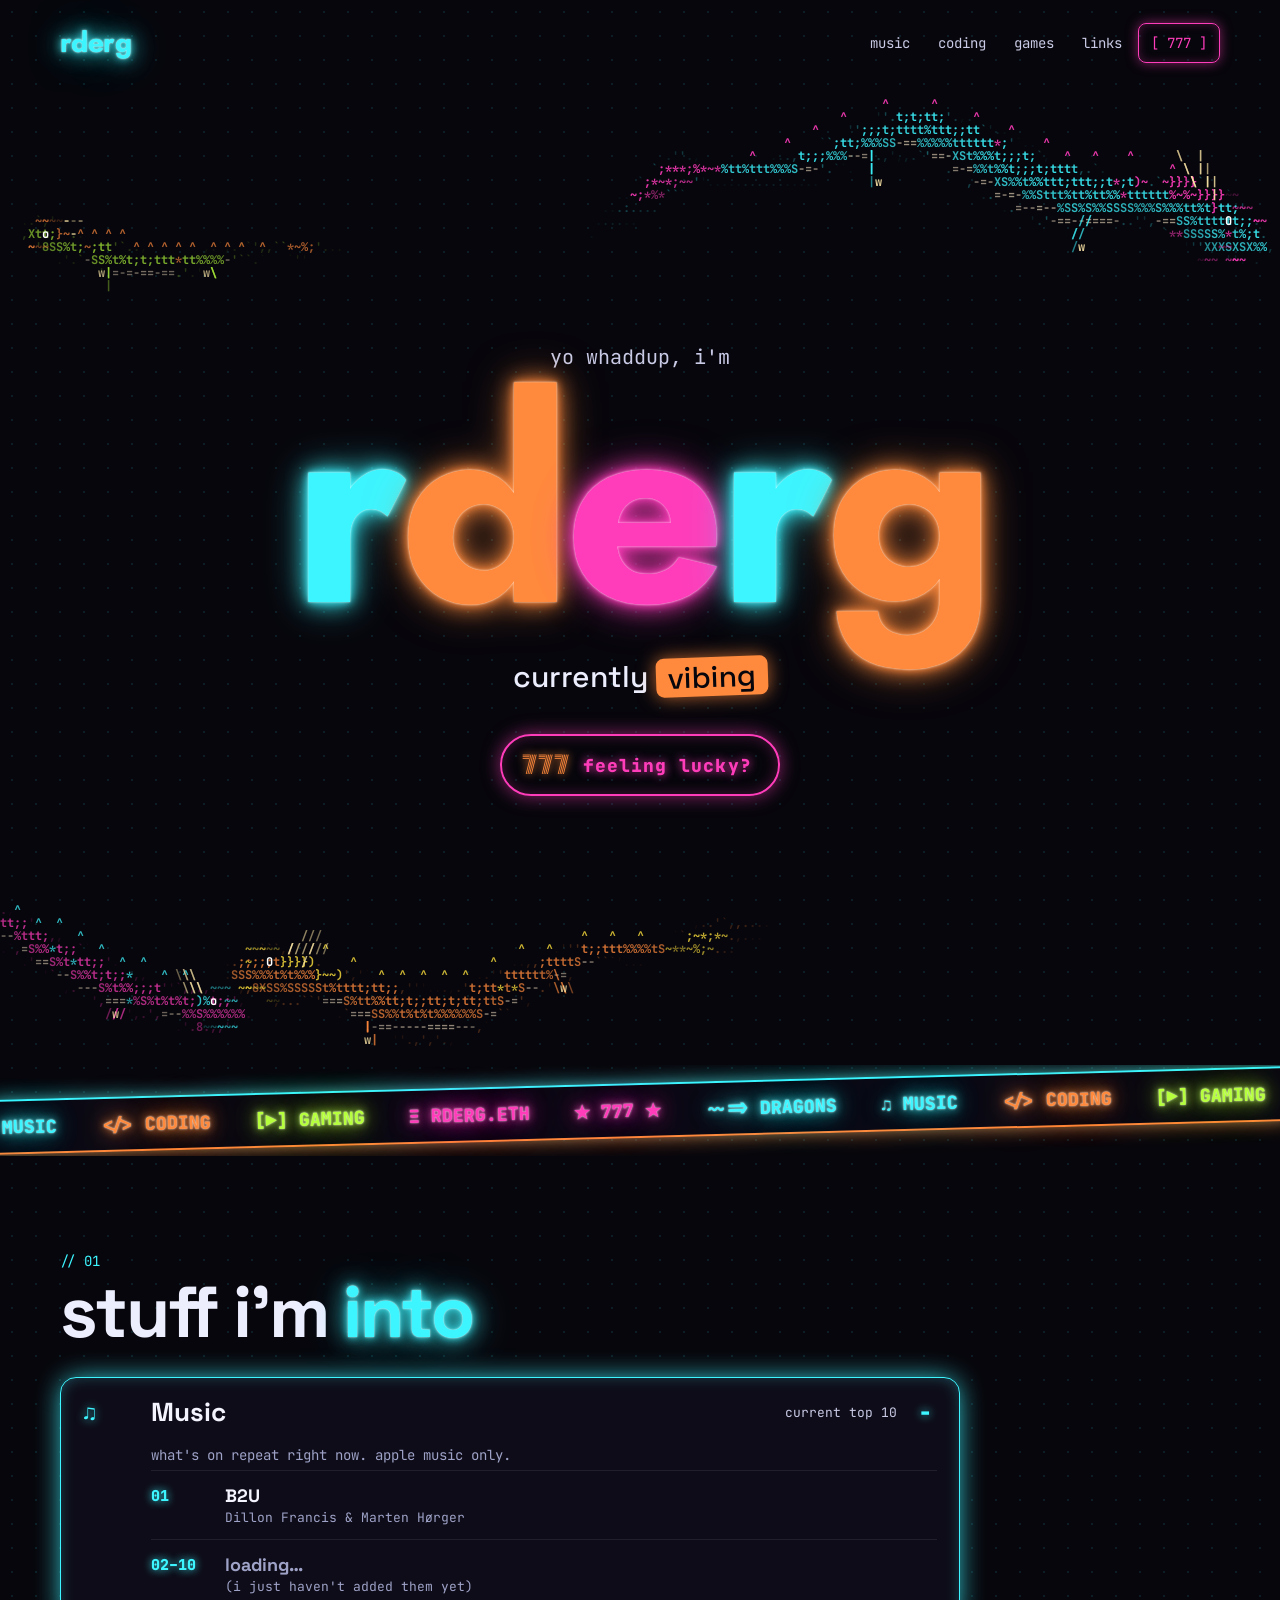
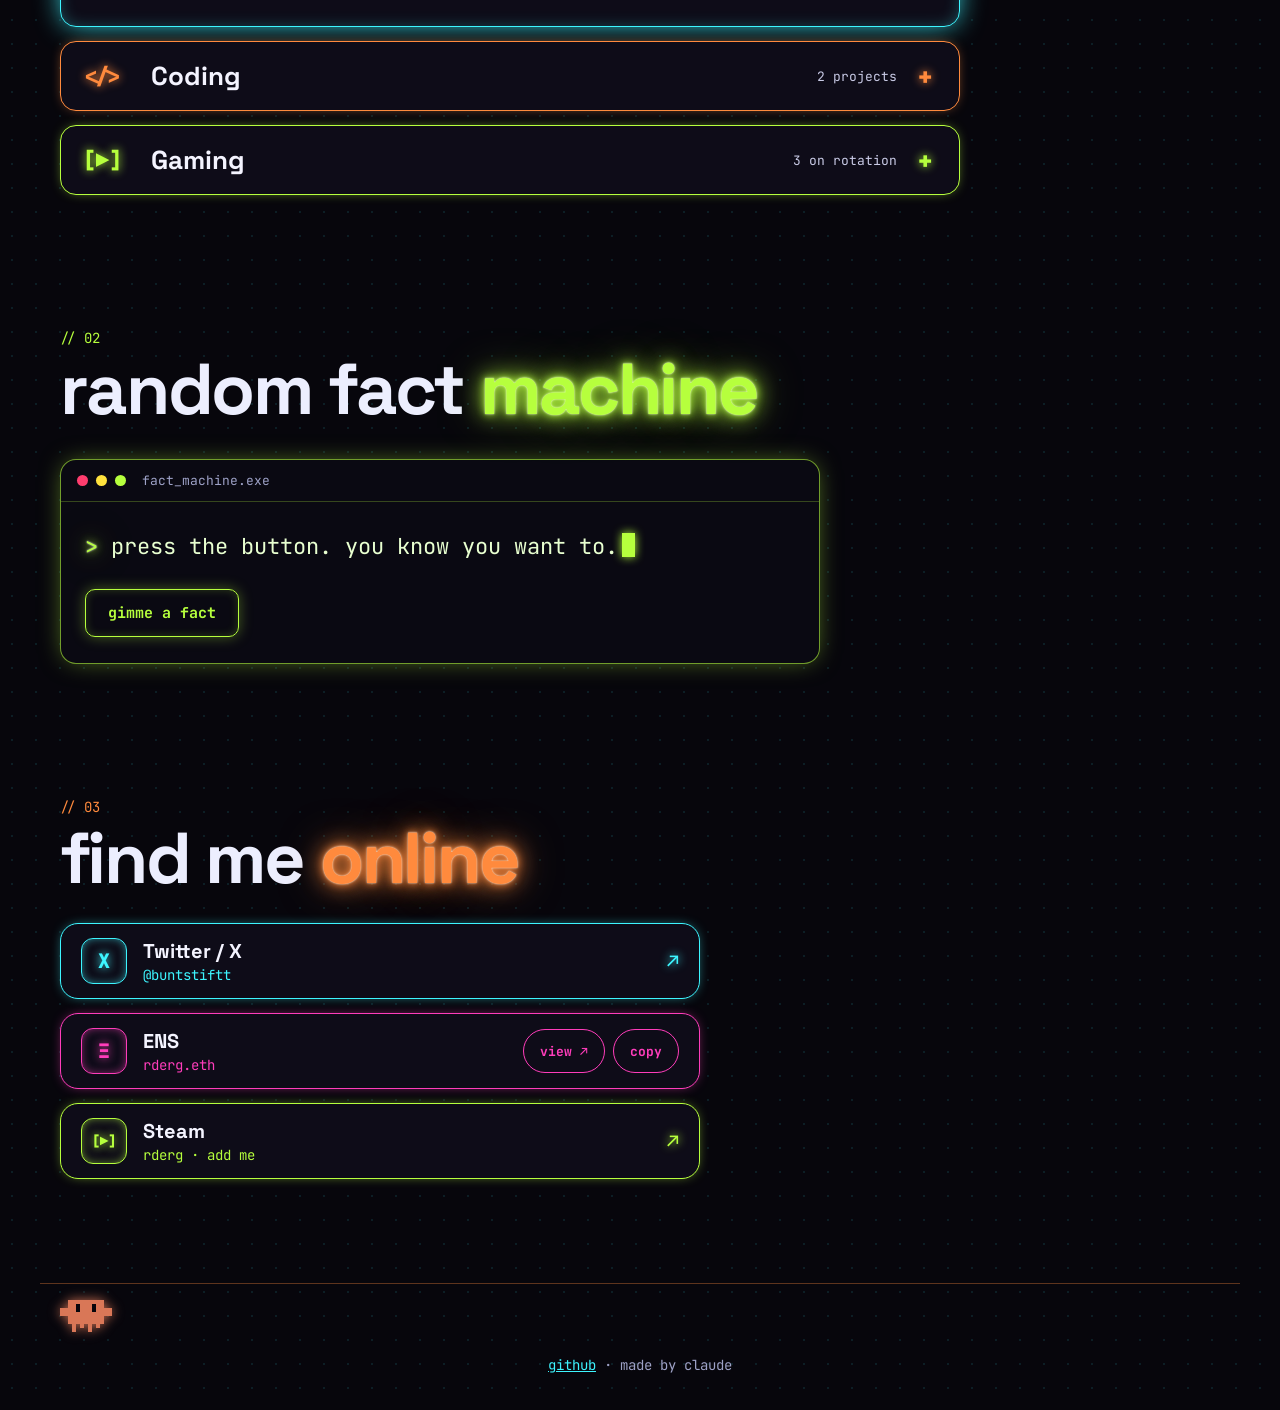
<file: index.html>
<!DOCTYPE html>
<html lang="en">
<head>
  <meta charset="utf-8">
  <meta name="viewport" content="width=device-width, initial-scale=1">
  <title>rderg</title>
  <meta name="description" content="rderg's corner of the internet.">
  <link rel="icon" href="/favicon.svg" type="image/svg+xml">
  <link rel="icon" href="/favicon-32.png" type="image/png" sizes="32x32">
  <link rel="apple-touch-icon" href="/apple-touch-icon.png">
  <meta name="theme-color" content="#07060c">
  <meta property="og:type" content="website">
  <meta property="og:site_name" content="rderg">
  <meta property="og:title" content="rderg">
  <meta property="og:description" content="rderg's corner of the internet.">
  <meta property="og:url" content="https://rderg.com/">
  <meta property="og:image" content="https://rderg.com/og.png">
  <meta property="og:image:width" content="1200">
  <meta property="og:image:height" content="630">
  <meta name="twitter:card" content="summary_large_image">
  <link rel="preconnect" href="https://fonts.googleapis.com">
  <link rel="preconnect" href="https://fonts.gstatic.com" crossorigin>
  <link rel="stylesheet" href="https://fonts.googleapis.com/css2?family=Monoton&family=Jost:wght@700&family=Space+Grotesk:wght@500;700&family=JetBrains+Mono:wght@400;700;800&display=swap">
  <!-- bump ?v= whenever these files change, so nobody gets a stale mix of old and new -->
  <link rel="stylesheet" href="style.css?v=neon3">
</head>
<body>
  <nav class="nav" aria-label="Main">
    <a class="nav-logo neon-c" href="#top">rderg</a>
    <div class="nav-links">
      <a href="#list-music" data-open="music">music</a>
      <a href="#list-coding" data-open="coding">coding</a>
      <a href="#list-games" data-open="games">games</a>
      <a href="#links">links</a>
      <a class="nav-slot" href="slots.html">[ 777 ]</a>
    </div>
  </nav>

  <header class="hero" id="top">
    <canvas class="sky" id="sky" aria-hidden="true"></canvas>
    <div class="hero-text" id="heroText">
      <p class="hero-hi">yo whaddup, i'm</p>
      <h1 class="hero-name" aria-label="rderg"><span class="neon-c" aria-hidden="true">r</span><span class="neon-o" aria-hidden="true">d</span><span class="neon-m flicker" aria-hidden="true">e</span><span class="neon-c" aria-hidden="true">r</span><span class="neon-o" aria-hidden="true">g</span></h1>
      <p class="hero-tagline">currently <span class="rotator" id="rotator">vibing</span></p>
      <a class="lucky-btn" href="slots.html"><span class="lucky-777" aria-hidden="true">777</span> feeling lucky?</a>
    </div>
  </header>

  <div class="ticker-wrap" aria-hidden="true">
    <div class="ticker">
      <div class="ticker-track" id="tickerTrack"></div>
    </div>
  </div>

  <main>
    <section class="section" id="into">
      <p class="kicker cyan">// 01</p>
      <h2 class="section-title">stuff i'm <span class="neon-c">into</span></h2>
      <div class="lists" id="lists"></div>
    </section>

    <section class="section">
      <p class="kicker lime">// 02</p>
      <h2 class="section-title">random fact <span class="neon-l">machine</span></h2>
      <div class="terminal">
        <div class="terminal-bar">
          <span class="dot red"></span><span class="dot yellow"></span><span class="dot lime"></span>
          <span class="terminal-name">fact_machine.exe</span>
        </div>
        <div class="terminal-body">
          <p class="fact"><span class="neon-l">&gt; </span><span id="fact">press the button. you know you want to.</span><span class="cursor" aria-hidden="true"></span></p>
          <button class="fact-btn" id="factBtn">gimme a fact</button>
        </div>
      </div>
    </section>

    <section class="section" id="links">
      <p class="kicker orange">// 03</p>
      <h2 class="section-title">find me <span class="neon-o">online</span></h2>
      <div class="link-list">
        <a class="lt cyan" href="https://x.com/buntstiftt">
          <span class="lt-icon" aria-hidden="true">X</span>
          <span class="lt-main"><span class="lt-name">Twitter / X</span><span class="lt-handle">@buntstiftt</span></span>
          <span class="lt-arrow" aria-hidden="true">↗</span>
        </a>
        <div class="lt pink">
          <span class="lt-icon" aria-hidden="true">Ξ</span>
          <span class="lt-main"><span class="lt-name">ENS</span><span class="lt-handle">rderg.eth</span></span>
          <span class="lt-acts">
            <a class="lt-act" href="https://app.ens.domains/rderg.eth">view ↗</a>
            <button class="lt-act" id="copyEns" aria-label="Copy rderg.eth">copy</button>
          </span>
        </div>
        <a class="lt lime" href="https://steamcommunity.com/id/rderg/">
          <span class="lt-icon small" aria-hidden="true">[▶]</span>
          <span class="lt-main"><span class="lt-name">Steam</span><span class="lt-handle">rderg · add me</span></span>
          <span class="lt-arrow" aria-hidden="true">↗</span>
        </a>
      </div>
      <p class="sr-only" id="copyNote" aria-live="polite"></p>
    </section>
  </main>

  <footer class="footer" data-home></footer>

  <script src="site.js?v=neon3"></script>
  <script src="dragons.js?v=neon3"></script>
  <script src="script.js?v=neon3"></script>
</body>
</html>
</file>
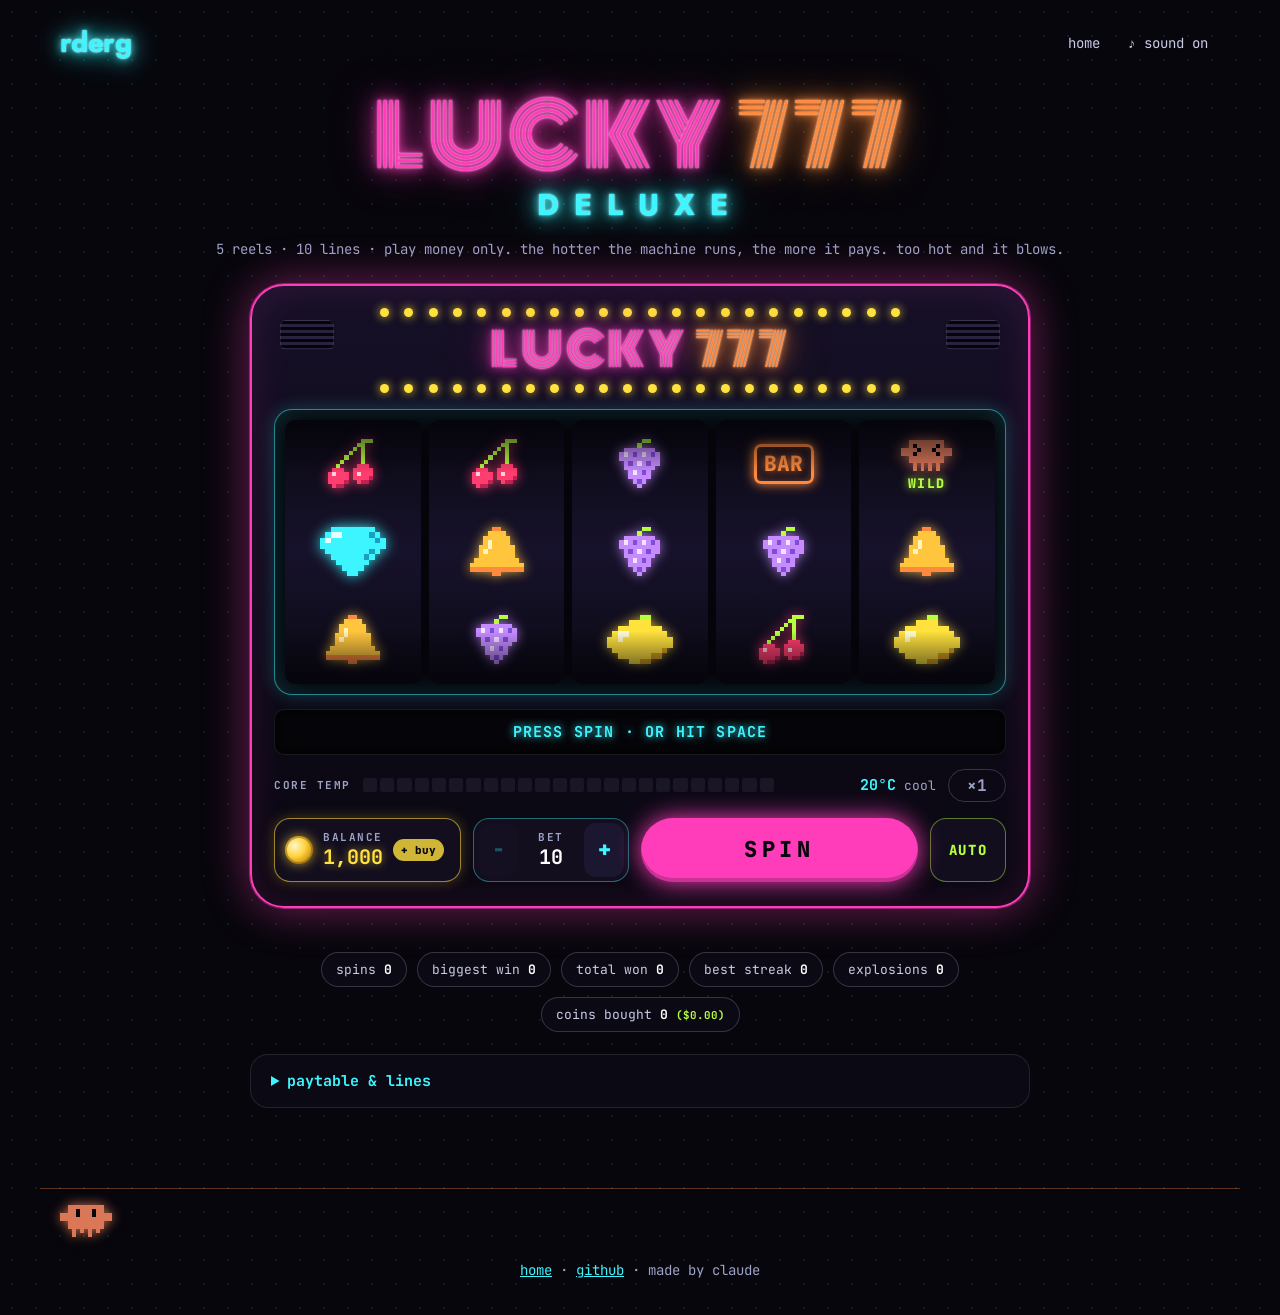
<file: slots.html>
<!DOCTYPE html>
<html lang="en">
<head>
  <meta charset="utf-8">
  <meta name="viewport" content="width=device-width, initial-scale=1">
  <title>rderg · lucky 777</title>
  <meta name="description" content="A neon slot machine. Play money only. Don't mash the button.">
  <link rel="icon" href="/favicon.svg" type="image/svg+xml">
  <link rel="icon" href="/favicon-32.png" type="image/png" sizes="32x32">
  <link rel="apple-touch-icon" href="/apple-touch-icon.png">
  <meta name="theme-color" content="#07060c">
  <meta property="og:type" content="website">
  <meta property="og:site_name" content="rderg">
  <meta property="og:title" content="LUCKY 777 deluxe">
  <meta property="og:description" content="A neon slot machine. Play money only. Don't mash the button.">
  <meta property="og:url" content="https://rderg.com/slots">
  <meta property="og:image" content="https://rderg.com/og.png">
  <meta property="og:image:width" content="1200">
  <meta property="og:image:height" content="630">
  <meta name="twitter:card" content="summary_large_image">
  <link rel="preconnect" href="https://fonts.googleapis.com">
  <link rel="preconnect" href="https://fonts.gstatic.com" crossorigin>
  <link rel="stylesheet" href="https://fonts.googleapis.com/css2?family=Monoton&family=Jost:wght@700&family=Space+Grotesk:wght@500;700&family=JetBrains+Mono:wght@400;700;800&display=swap">
  <!-- bump ?v= whenever these files change, so nobody gets a stale mix of old and new -->
  <link rel="stylesheet" href="/style.css?v=neon3">
  <link rel="stylesheet" href="/slots.css?v=s7a">
</head>
<body>
  <!-- everything that shakes when the machine blows up -->
  <div class="s7-shake" id="shake">
    <nav class="nav" aria-label="Main">
      <a class="nav-logo neon-c" href="/">rderg</a>
      <div class="nav-links">
        <a href="/">home</a>
        <button class="s7-sound" id="soundBtn" type="button" aria-pressed="true">♪ sound on</button>
      </div>
    </nav>

    <main class="s7-main">
      <header class="s7-head">
        <h1 class="s7-title"><span class="neon-m">LUCKY</span> <span class="neon-o">777</span></h1>
        <p class="s7-tagline neon-c">deluxe</p>
        <p class="s7-hint">5 reels · 10 lines · play money only. the hotter the machine runs, the more it pays. too hot and it blows.</p>
      </header>

      <div class="s7-cabinet" id="cabinet">
        <div class="s7-marquee">
          <span class="s7-vent left" aria-hidden="true"></span>
          <span class="s7-vent right" aria-hidden="true"></span>
          <div class="s7-bulbs" aria-hidden="true"></div>
          <p class="s7-sign" id="sign" aria-hidden="true"></p>
          <div class="s7-bulbs" aria-hidden="true"></div>
        </div>

        <div class="s7-window" id="window">
          <div class="s7-reel" style="--r: 0"></div>
          <div class="s7-reel" style="--r: 1"></div>
          <div class="s7-reel" style="--r: 2"></div>
          <div class="s7-reel" style="--r: 3"></div>
          <div class="s7-reel" style="--r: 4"></div>
          <svg class="s7-paylines" id="paylines" aria-hidden="true"></svg>
          <div class="s7-banner" id="banner" aria-hidden="true">
            <p class="s7-banner-title" id="bannerTitle"></p>
            <p class="s7-banner-amount" id="bannerAmount"></p>
            <p class="s7-banner-bonus" id="bannerBonus"></p>
          </div>
          <svg class="s7-cracks" id="cracks" aria-hidden="true"></svg>
        </div>

        <p class="s7-led" id="led" aria-live="polite">press spin · or hit space</p>

        <div class="s7-heat">
          <span class="s7-label">core temp</span>
          <div class="s7-heat-bar" id="heatBar" role="meter" aria-label="Machine temperature" aria-valuemin="0" aria-valuemax="100" aria-valuenow="0"></div>
          <span class="s7-temp"><b id="temp">20°C</b> <span id="heatStage">cool</span></span>
          <b class="s7-bonus" id="bonus" title="every win is multiplied by this" aria-label="Wins pay 1 times">×1</b>
        </div>

        <div class="s7-controls">
          <button class="s7-money" id="money" type="button" title="tap to buy more coins (free)">
            <span class="s7-coin" aria-hidden="true"></span>
            <span class="s7-money-text"><span class="s7-label">balance</span><b id="balance">1,000</b></span>
            <span class="s7-buy" aria-hidden="true">+ buy</span>
          </button>
          <div class="s7-bet">
            <button type="button" id="betDown" aria-label="Lower the bet">−</button>
            <span class="s7-bet-text"><span class="s7-label">bet</span><b id="bet">10</b></span>
            <button type="button" id="betUp" aria-label="Raise the bet">+</button>
          </div>
          <button class="s7-spin" id="spin" type="button"><span id="spinLabel">SPIN</span></button>
          <button class="s7-auto" id="auto" type="button" aria-pressed="false">AUTO</button>
        </div>

        <div class="s7-tapes" id="tapes" aria-hidden="true"></div>
      </div>

      <div class="s7-rig" id="rig" hidden></div>

      <section class="s7-info">
        <div class="s7-stats" id="stats"></div>
        <details class="s7-paytable">
          <summary>paytable &amp; lines</summary>
          <p class="s7-pay-note">wins pay left to right on any of the 10 lines. the little guy is <b class="neon-l">WILD</b> and stands in for anything. amounts are for your current bet at ×1.</p>
          <p class="s7-pay-note">every press of spin heats the machine up, quick presses a lot more, and it cools off when you leave it alone. the hotter it is when you spin, the more the win pays: <b>warm ×2 · hot ×3 · critical ×5 · meltdown ×10</b>. let it hit 100 and it blows up, and the repair bill is 10 bets.</p>
          <div class="s7-pays" id="pays"></div>
          <div class="s7-lines" id="lines"></div>
        </details>
      </section>
    </main>

    <footer class="footer"></footer>
  </div>

  <canvas class="s7-fx" id="fx" aria-hidden="true"></canvas>
  <div class="s7-pops" id="pops" aria-hidden="true"></div>
  <div class="s7-flash" id="flash" aria-hidden="true"></div>
  <p class="s7-toast" id="toast" role="status"></p>

  <script src="/site.js?v=neon3"></script>
  <script src="/slots.js?v=s7a"></script>
</body>
</html>
</file>
<file: style.css>
:root {
  /* neon palette */
  --cyan: #3df5ff;
  --orange: #ff8a3d;
  --pink: #ff3dbb;
  --lime: #b6ff3d;
  --yellow: #ffe23d;
  --red: #ff3d6e;
  --violet: #c58bff;
  --clay: #d97757; /* the little guy */

  --bg: #07060c;
  --panel: #0e0c18;
  --panel-dark: #0b0914;
  --ink: #eceefe;
  --ink-strong: #f4f4ff;
  --soft: #c9cbe6;
  --muted: #9ea2c7;

  --futura: Futura, "Futura PT", Jost, "Century Gothic", sans-serif;
  --display: "Space Grotesk", system-ui, sans-serif;
  --mono: "JetBrains Mono", ui-monospace, Menlo, Consolas, monospace;
  --sign: Monoton, var(--display);
}

* { box-sizing: border-box; }

html { scroll-behavior: smooth; }

body {
  margin: 0;
  background-color: var(--bg);
  background-image: radial-gradient(rgba(61, 245, 255, .10) 1px, transparent 1px);
  background-size: 24px 24px;
  color: var(--ink);
  font-family: var(--display);
  overflow-x: hidden;
}

a { color: var(--cyan); }
a:hover { color: #fff; }

.sr-only {
  position: absolute;
  width: 1px;
  height: 1px;
  overflow: hidden;
  clip: rect(0 0 0 0);
  white-space: nowrap;
}

/* ---------- neon text ---------- */
.neon-c { color: var(--cyan);   text-shadow: 0 0 2px #e9feff, 0 0 8px var(--cyan),   0 0 22px var(--cyan),   0 0 44px rgba(61, 245, 255, .55); }
.neon-o { color: var(--orange); text-shadow: 0 0 2px #fff1e6, 0 0 8px var(--orange), 0 0 22px var(--orange), 0 0 44px rgba(255, 138, 61, .55); }
.neon-m { color: var(--pink);   text-shadow: 0 0 2px #ffe6f6, 0 0 8px var(--pink),   0 0 22px var(--pink),   0 0 44px rgba(255, 61, 187, .55); }
.neon-l { color: var(--lime);   text-shadow: 0 0 2px #f6ffe6, 0 0 8px var(--lime),   0 0 22px var(--lime),   0 0 44px rgba(182, 255, 61, .5); }

.flicker { animation: flicker 6s infinite; }
@keyframes flicker {
  0%, 18%, 22%, 25%, 53%, 57%, 100% { opacity: 1; }
  20%, 24%, 55% { opacity: .25; }
}

/* ---------- nav ---------- */
.nav {
  max-width: 1200px;
  margin: 0 auto;
  padding: 18px 20px;
  display: flex;
  flex-wrap: wrap;
  align-items: center;
  justify-content: space-between;
  gap: 12px;
}
.nav-logo {
  font-family: var(--futura);
  font-weight: 700;
  font-size: 28px;
  letter-spacing: -0.02em;
  text-decoration: none;
  padding: 4px 0;
}
.nav-logo:hover { color: var(--cyan); }
.nav-links { display: flex; flex-wrap: wrap; align-items: center; gap: 4px; }
.nav-links a {
  font-family: var(--mono);
  font-size: 14px;
  color: var(--soft);
  text-decoration: none;
  padding: 10px 12px;
  border-radius: 8px;
  transition: color .2s, text-shadow .2s;
}
.nav-links a:hover { color: var(--cyan); text-shadow: 0 0 10px var(--cyan); }
.nav-links .nav-slot {
  color: var(--pink);
  border: 1px solid var(--pink);
  box-shadow: 0 0 12px rgba(255, 61, 187, .5), inset 0 0 10px rgba(255, 61, 187, .25);
}
.nav-links .nav-slot:hover { color: #fff; text-shadow: none; box-shadow: 0 0 22px var(--pink), inset 0 0 14px rgba(255, 61, 187, .4); }

/* ---------- hero ---------- */
.hero {
  position: relative;
  min-height: 980px;
  display: flex;
  align-items: center;
  justify-content: center;
  padding: 80px 16px 90px;
  text-align: center;
  overflow: hidden;
}

/* the dragons are drawn on this canvas by dragons.js */
.sky {
  position: absolute;
  top: 0;
  left: 0;
  width: 100%;
  height: 100%;
  pointer-events: none;
  z-index: 0;
}

.hero-text {
  position: relative;
  z-index: 1;
  display: flex;
  flex-direction: column;
  align-items: center;
  gap: 8px;
}

.hero-hi { margin: 0; font-family: var(--mono); font-size: 20px; color: var(--soft); }

.hero-name {
  margin: 0 0 18px;
  font-family: var(--futura);
  font-weight: 700;
  font-size: clamp(104px, 22vw, 290px);
  line-height: .9;
  letter-spacing: -0.03em;
  user-select: none;
}
.hero-name span {
  display: inline-block;
  transition: transform .25s cubic-bezier(.3, 1.8, .5, 1);
}
.hero-name span:hover { transform: translateY(-14px) rotate(-6deg); }

.hero-tagline { margin: 0; font-size: clamp(20px, 3.2vw, 30px); font-weight: 500; }

.rotator {
  display: inline-block;
  color: var(--bg);
  background: var(--orange);
  padding: 0 12px;
  border-radius: 8px;
  box-shadow: 0 0 18px rgba(255, 138, 61, .7);
  transform: rotate(-2deg);
  transition: opacity .2s, transform .2s;
}
.rotator.out { opacity: 0; transform: rotate(-2deg) translateY(10px); }

/* the way in to the slot machine on /slots */
.lucky-btn {
  display: inline-flex;
  align-items: center;
  gap: 12px;
  min-height: 54px;
  margin-top: 30px;
  padding: 10px 26px 10px 20px;
  border-radius: 999px;
  border: 2px solid var(--pink);
  color: var(--pink);
  font-family: var(--mono);
  font-weight: 800;
  font-size: 18px;
  letter-spacing: .06em;
  text-decoration: none;
  text-shadow: 0 0 10px var(--pink);
  box-shadow: 0 0 18px rgba(255, 61, 187, .55), inset 0 0 14px rgba(255, 61, 187, .25);
  transition: transform .15s, box-shadow .2s, color .2s, background .2s;
}
.lucky-777 { font-family: var(--sign); font-weight: 400; font-size: 24px; color: var(--orange); text-shadow: 0 0 8px var(--orange); transition: color .2s, text-shadow .2s; }
.lucky-btn:hover { color: var(--bg); background: var(--pink); text-shadow: none; box-shadow: 0 0 36px var(--pink); transform: translateY(-2px) rotate(-1deg); }
.lucky-btn:hover .lucky-777 { color: var(--bg); text-shadow: none; }
.lucky-btn:focus-visible { outline: 2px solid var(--cyan); outline-offset: 4px; }

.btn {
  display: inline-flex;
  align-items: center;
  min-height: 48px;
  padding: 12px 22px;
  border-radius: 999px;
  font-family: var(--mono);
  font-weight: 700;
  font-size: 15px;
  text-decoration: none;
  transition: transform .15s, box-shadow .2s, color .2s;
}
.btn:hover { transform: translateY(-2px); }
.btn-orange { color: var(--bg); background: var(--orange); box-shadow: 0 0 18px rgba(255, 138, 61, .65); }
.btn-orange:hover { color: var(--bg); box-shadow: 0 0 34px var(--orange); }

/* ---------- ticker ---------- */
.ticker-wrap { overflow: hidden; padding: 18px 0; }
.ticker {
  transform: rotate(-1.5deg);
  margin: 0 -20px;
  padding: 14px 0;
  background: var(--panel-dark);
  border-top: 2px solid var(--cyan);
  border-bottom: 2px solid var(--orange);
  box-shadow: 0 -6px 22px -10px var(--cyan), 0 6px 22px -10px var(--orange);
}
.ticker-track {
  display: flex;
  width: max-content;
  gap: 44px;
  font-family: var(--mono);
  font-weight: 800;
  font-size: 18px;
  white-space: nowrap;
  animation: marquee 32s linear infinite;
}
@keyframes marquee { to { transform: translateX(-50%); } }

/* ---------- sections ---------- */
main { max-width: 1200px; margin: 0 auto; padding: 0 20px; }

.section { padding: 110px 0 24px; }
#into { padding-top: 96px; }

.kicker { margin: 0 0 6px; font-family: var(--mono); font-size: 14px; }
.kicker.cyan { color: var(--cyan); }
.kicker.pink { color: var(--pink); }
.kicker.lime { color: var(--lime); }
.kicker.orange { color: var(--orange); }

.section-title {
  margin: 0 0 8px;
  font-size: clamp(40px, 6.5vw, 72px);
  font-weight: 700;
  letter-spacing: -0.03em;
  line-height: 1.02;
}
.section-hint { margin: 0 0 36px; font-family: var(--mono); font-size: 15px; color: var(--muted); }

/* ---------- collapsible lists ---------- */
.lists { display: flex; flex-direction: column; gap: 14px; max-width: 900px; margin-top: 28px; }

.acc {
  border-radius: 16px;
  background: var(--panel);
  border: 1.5px solid currentColor;
  box-shadow: 0 0 14px -6px currentColor;
  transition: box-shadow .25s;
}
.acc.open { box-shadow: 0 0 28px -4px currentColor, inset 0 0 24px -14px currentColor; }
.acc.cyan { color: var(--cyan); }
.acc.orange { color: var(--orange); }
.acc.lime { color: var(--lime); }

.acc-head {
  width: 100%;
  min-height: 68px;
  display: flex;
  align-items: center;
  gap: 16px;
  padding: 14px 22px;
  background: none;
  border: none;
  border-radius: 14px;
  color: inherit;
  font: inherit;
  text-align: left;
  cursor: pointer;
}
.acc-head:focus-visible { outline: 2px solid currentColor; outline-offset: -5px; }
.acc-head:hover .acc-sign { transform: scale(1.25); }
.acc-glyph { flex: none; width: 52px; font-family: var(--mono); font-weight: 800; font-size: 22px; text-shadow: 0 0 10px currentColor; }
.acc-title { flex: 1; min-width: 0; font-weight: 700; font-size: 26px; color: var(--ink-strong); }
.acc-count { font-family: var(--mono); font-size: 13px; color: var(--soft); white-space: nowrap; }
.acc-sign { flex: none; width: 24px; text-align: center; font-family: var(--mono); font-weight: 800; font-size: 24px; text-shadow: 0 0 10px currentColor; transition: transform .2s; }

.acc-body { padding: 0 22px 18px 90px; }
.acc.open .acc-body { animation: acc-in .28s ease-out; }
@keyframes acc-in { from { opacity: 0; transform: translateY(-6px); } }
.acc-intro { margin: 0 0 6px; font-family: var(--mono); font-size: 14px; color: var(--muted); }

.rows { list-style: none; margin: 0; padding: 0; }
.row { display: flex; align-items: flex-start; gap: 16px; padding: 13px 0; border-top: 1px solid rgba(255, 255, 255, .08); }
.rank { flex: none; width: 58px; padding-top: 2px; font-family: var(--mono); font-weight: 800; font-size: 15px; text-shadow: 0 0 8px currentColor; }
.r-main { flex: 1; min-width: 0; }
.r-title { display: block; font-weight: 700; font-size: 18px; color: var(--ink-strong); }
.r-sub { display: block; margin-top: 2px; font-family: var(--mono); font-size: 13px; color: var(--muted); }
.r-about { margin: 6px 0 0; font-size: 15px; line-height: 1.55; color: var(--soft); }
.row.soon .r-title { color: var(--muted); }
.pill { flex: none; font-family: var(--mono); font-size: 12px; padding: 3px 10px; border-radius: 999px; border: 1px solid currentColor; white-space: nowrap; }
.tags { display: flex; flex-wrap: wrap; gap: 6px; margin-top: 10px; }
.tags span { font-family: var(--mono); font-size: 12px; padding: 3px 9px; border-radius: 6px; background: rgba(255, 255, 255, .06); color: var(--soft); }
.ext { flex: none; align-self: center; font-family: var(--mono); font-size: 13px; color: currentColor; text-decoration: none; padding: 8px 10px; border-radius: 8px; }
.ext:hover { color: #fff; text-shadow: 0 0 10px currentColor; }
.acc-foot { margin: 14px 0 0; }
.acc-foot a {
  display: inline-flex;
  align-items: center;
  min-height: 44px;
  padding: 0 16px;
  border-radius: 999px;
  border: 1.5px solid currentColor;
  box-shadow: 0 0 12px -2px currentColor;
  font-family: var(--mono);
  font-weight: 700;
  font-size: 14px;
  color: currentColor;
  text-decoration: none;
}
.acc-foot a:hover { color: #fff; box-shadow: 0 0 22px currentColor; }

/* ---------- fact machine ---------- */
.terminal {
  max-width: 760px;
  margin-top: 32px;
  border-radius: 16px;
  overflow: hidden;
  background: #0a0912;
  border: 1.5px solid rgba(182, 255, 61, .6);
  box-shadow: 0 0 26px -6px rgba(182, 255, 61, .55);
}
.terminal-bar {
  display: flex;
  align-items: center;
  gap: 8px;
  padding: 12px 16px;
  border-bottom: 1px solid rgba(182, 255, 61, .25);
  font-family: var(--mono);
  font-size: 13px;
  color: var(--muted);
}
.dot { width: 11px; height: 11px; border-radius: 50%; }
.dot.red { background: var(--red); }
.dot.yellow { background: var(--yellow); }
.dot.lime { background: var(--lime); }
.terminal-name { margin-left: 8px; }
.terminal-body { padding: 28px 24px 26px; display: flex; flex-direction: column; align-items: flex-start; gap: 26px; }
.fact { margin: 0; font-family: var(--mono); font-size: clamp(17px, 2.2vw, 22px); line-height: 1.5; color: #e8ffd0; }
.cursor { display: inline-block; width: .6em; height: 1.1em; margin-left: 4px; vertical-align: -3px; background: var(--lime); box-shadow: 0 0 10px var(--lime); animation: blink 1s steps(1) infinite; }
@keyframes blink { 50% { opacity: .18; box-shadow: none; } }
.pop-a { animation: pop-a .4s cubic-bezier(.3, 1.7, .5, 1); }
.pop-b { animation: pop-b .4s cubic-bezier(.3, 1.7, .5, 1); }
@keyframes pop-a { from { opacity: 0; } }
@keyframes pop-b { from { opacity: 0; } }

.fact-btn {
  min-height: 48px;
  padding: 0 22px;
  border-radius: 10px;
  border: 1.5px solid var(--lime);
  background: transparent;
  color: var(--lime);
  font-family: var(--mono);
  font-weight: 700;
  font-size: 15px;
  cursor: pointer;
  box-shadow: 0 0 14px rgba(182, 255, 61, .35), inset 0 0 10px rgba(182, 255, 61, .2);
  transition: box-shadow .2s, color .2s;
}
.fact-btn:hover { color: #fff; box-shadow: 0 0 28px var(--lime), inset 0 0 14px rgba(182, 255, 61, .4); }

/* ---------- links ---------- */
.link-list { max-width: 640px; display: flex; flex-direction: column; gap: 14px; margin-top: 28px; }

.lt {
  display: flex;
  align-items: center;
  gap: 16px;
  min-height: 76px;
  padding: 14px 20px;
  border-radius: 18px;
  background: var(--panel);
  border: 1.5px solid currentColor;
  text-decoration: none;
  box-shadow: 0 0 14px -6px currentColor;
  transition: transform .18s cubic-bezier(.3, 1.6, .5, 1), box-shadow .2s;
}
a.lt:hover { transform: translateY(-3px); box-shadow: 0 0 30px -2px currentColor, inset 0 0 22px -12px currentColor; }
a.lt:focus-visible { outline: 2px solid currentColor; outline-offset: 3px; }
.lt.cyan { color: var(--cyan); }
.lt.pink { color: var(--pink); }
.lt.lime { color: var(--lime); }
.lt-icon {
  flex: none;
  width: 46px;
  height: 46px;
  display: flex;
  align-items: center;
  justify-content: center;
  border-radius: 12px;
  border: 1.5px solid currentColor;
  font-family: var(--mono);
  font-weight: 800;
  font-size: 20px;
  text-shadow: 0 0 10px currentColor;
  box-shadow: inset 0 0 12px -4px currentColor;
}
.lt-icon.small { font-size: 14px; }
.lt-main { flex: 1; min-width: 0; }
.lt-name { display: block; font-weight: 700; font-size: 20px; color: var(--ink-strong); }
.lt-handle { display: block; margin-top: 2px; font-family: var(--mono); font-size: 14px; overflow: hidden; text-overflow: ellipsis; white-space: nowrap; }
.lt-arrow { flex: none; font-family: var(--mono); font-weight: 800; font-size: 20px; text-shadow: 0 0 10px currentColor; transition: transform .2s; }
a.lt:hover .lt-arrow { transform: translate(3px, -3px); }
.lt-acts { flex: none; display: flex; gap: 8px; }
.lt-act {
  display: inline-flex;
  align-items: center;
  min-height: 44px;
  padding: 0 16px;
  border-radius: 999px;
  border: 1.5px solid currentColor;
  background: transparent;
  color: currentColor;
  font-family: var(--mono);
  font-weight: 700;
  font-size: 13px;
  text-decoration: none;
  white-space: nowrap;
  cursor: pointer;
  transition: box-shadow .2s, color .2s;
}
.lt-act:hover { color: #fff; box-shadow: 0 0 18px currentColor; }

/* ---------- 404 page ---------- */
.lost {
  min-height: 80vh;
  display: flex;
  flex-direction: column;
  align-items: center;
  justify-content: center;
  text-align: center;
  padding: 48px 16px 0;
}
.lost-guy { width: 168px; height: 180px; margin-bottom: 8px; filter: drop-shadow(0 0 10px rgba(217, 119, 87, .8)); }
.lost-guy .walker-eye { animation: look 3s steps(1) infinite; }
.lost-question { filter: drop-shadow(0 0 2px var(--yellow)); animation: bob-q 1.6s steps(2) infinite; }
@keyframes bob-q { 50% { transform: translateY(-1px); } }
@keyframes look { 50% { transform: translateX(-1px); } }
.lost .hero-name { margin: 0 0 8px; font-size: clamp(96px, 20vw, 220px); }
.lost-text { margin: 0 0 8px; font-size: clamp(24px, 4vw, 34px); font-weight: 700; }
.lost .section-hint { margin-bottom: 32px; }

/* ---------- footer + the little guy ---------- */
.footer { max-width: 1200px; margin: 80px auto 0; padding: 0 20px 36px; border-top: 1px solid rgba(255, 138, 61, .35); }
.footer-links { margin: 24px 0 0; text-align: center; font-family: var(--mono); font-size: 14px; color: var(--muted); }

.walker-lane { position: relative; height: 48px; }
.walker-move {
  position: absolute;
  bottom: 0;
  left: 0;
  width: 52px;
  height: 44px;
  padding: 0;
  background: none;
  border: none;
  cursor: pointer;
  animation: pace 24s linear infinite;
}
.walker-move:focus-visible { outline: 2px solid var(--clay); outline-offset: 4px; border-radius: 6px; }
.walker { position: absolute; left: 0; bottom: 0; width: 52px; height: 36px; filter: drop-shadow(0 0 6px rgba(217, 119, 87, .9)); }

/* walk right, stop and grin, turn around, walk left, stop and grin */
@keyframes pace {
  0%     { left: 0; transform: scaleX(1); }
  44%    { left: calc(100% - 52px); transform: scaleX(1); }
  50%    { left: calc(100% - 52px); transform: scaleX(1); }
  50.01% { left: calc(100% - 52px); transform: scaleX(-1); }
  94%    { left: 0; transform: scaleX(-1); }
  100%   { left: 0; transform: scaleX(-1); }
}
.walker-walking { animation: show-walk 24s steps(1) infinite; }
.walker-grin { animation: show-grin 24s steps(1) infinite; }
@keyframes show-walk { 0% { opacity: 1; } 44% { opacity: 0; } 50% { opacity: 1; } 94% { opacity: 0; } 100% { opacity: 0; } }
@keyframes show-grin { 0% { opacity: 0; } 44% { opacity: 1; } 50% { opacity: 0; } 94% { opacity: 1; } 100% { opacity: 1; } }

/* four-frame walk cycle: each frame shows for a quarter of the loop */
.walker-frame { animation: walk-frame .6s steps(1) infinite; }
.walker-frame.f2 { animation-delay: -.45s; }
.walker-frame.f3 { animation-delay: -.3s; }
.walker-frame.f4 { animation-delay: -.15s; }
@keyframes walk-frame { 0% { opacity: 1; } 25%, 100% { opacity: 0; } }

.walker-hop { animation: hop .36s steps(1) infinite; }
@keyframes hop { 50% { transform: translateY(-1px); } }

/* hover (or tap on phones): he stops where he is and makes a >  < face */
.walker-happy { opacity: 0; }
.walker-move.cheer,
.walker-move.cheer .walker-walking,
.walker-move.cheer .walker-grin { animation-play-state: paused; }
.walker-move.cheer .walker-auto { opacity: 0; }
.walker-move.cheer .walker-happy { opacity: 1; }
@media (hover: hover) {
  .walker-move:hover,
  .walker-move:hover .walker-walking,
  .walker-move:hover .walker-grin { animation-play-state: paused; }
  .walker-move:hover .walker-auto { opacity: 0; }
  .walker-move:hover .walker-happy { opacity: 1; }
}

/* ---------- small screens ---------- */
@media (max-width: 640px) {
  .section { padding-top: 80px; }
  .acc-head { gap: 12px; padding: 12px 16px; }
  .acc-glyph { width: 40px; font-size: 18px; }
  .acc-title { font-size: 21px; }
  .acc-count { display: none; }
  .acc-body { padding: 0 16px 16px; }
  .lt { flex-wrap: wrap; padding: 14px 16px; }
  .lt-acts { width: 100%; padding-left: 62px; }
}

@media (prefers-reduced-motion: reduce) {
  html { scroll-behavior: auto; }
  *, *::before, *::after { animation: none !important; transition: none !important; }
  .walker-frame.f2, .walker-frame.f3, .walker-frame.f4, .walker-grin { opacity: 0; }
}
</file>
<file: slots.css>
/* ============================================================
   LUCKY 777 DELUXE, the big slot machine on /slots.
   Colours, fonts, the nav and the footer come from style.css;
   everything here starts with s7- so nothing clashes with it.
   ============================================================ */

.s7-shake { will-change: transform; }

.nav-links .s7-sound {
  font-family: var(--mono);
  font-size: 14px;
  color: var(--soft);
  background: none;
  border: none;
  padding: 10px 12px;
  border-radius: 8px;
  cursor: pointer;
}
.nav-links .s7-sound:hover { color: var(--cyan); text-shadow: 0 0 10px var(--cyan); }
.nav-links .s7-sound[aria-pressed="false"] { color: var(--muted); text-decoration: line-through; }

.s7-main { max-width: 900px; margin: 0 auto; padding: 0 16px; }

.s7-head { text-align: center; margin: 8px 0 26px; }
.s7-title { margin: 0; font-family: var(--sign); font-weight: 400; font-size: clamp(40px, 9vw, 84px); line-height: 1.05; letter-spacing: .04em; }
.s7-tagline { margin: 2px 0 0; font-family: var(--futura); font-weight: 700; font-size: clamp(20px, 4vw, 30px); letter-spacing: .5em; text-transform: uppercase; }
.s7-hint { margin: 14px 0 0; font-family: var(--mono); font-size: 14px; color: var(--muted); }

.s7-label { display: block; font-family: var(--mono); font-size: 11px; font-weight: 700; letter-spacing: .14em; text-transform: uppercase; color: var(--muted); }

/* ---------- cabinet ---------- */
.s7-cabinet {
  --glow: var(--pink);
  --glow-soft: rgba(255, 61, 187, .45);
  position: relative;
  max-width: 780px;
  margin: 0 auto;
  padding: 18px 22px 24px;
  border-radius: 34px;
  background: linear-gradient(180deg, #161027 0%, #0d0a18 55%, #0a0812 100%);
  border: 2px solid var(--glow);
  box-shadow: 0 0 0 1px var(--glow-soft), 0 0 46px var(--glow-soft), inset 0 0 40px rgba(255, 61, 187, .12);
  transition: border-color .4s, box-shadow .4s;
}
.s7-cabinet.heat-warm { --glow: var(--orange); --glow-soft: rgba(255, 138, 61, .5); }
.s7-cabinet.heat-hot  { --glow: #ff5a3d; --glow-soft: rgba(255, 70, 50, .6); animation: hot-pulse 1s ease-in-out infinite; }
.s7-cabinet.heat-crit { --glow: #ff3d3d; --glow-soft: rgba(255, 50, 50, .8); animation: hot-pulse .5s ease-in-out infinite, vibrate .09s linear infinite; }
@keyframes hot-pulse { 50% { box-shadow: 0 0 0 1px var(--glow-soft), 0 0 80px var(--glow), inset 0 0 60px rgba(255, 60, 40, .35); } }
@keyframes vibrate {
  0%   { transform: translate(0, 0); }
  25%  { transform: translate(1.5px, -1px); }
  50%  { transform: translate(-1px, 1.5px); }
  75%  { transform: translate(-1.5px, -.5px); }
  100% { transform: translate(0, 0); }
}

/* ---------- marquee: bulbs, sign, vents ---------- */
.s7-marquee { position: relative; display: flex; flex-direction: column; align-items: center; gap: 8px; padding: 4px 0 16px; }
.s7-bulbs { display: flex; justify-content: space-between; width: min(100%, 520px); }
.s7-bulb {
  width: 9px;
  height: 9px;
  border-radius: 50%;
  background: var(--yellow);
  box-shadow: 0 0 10px var(--yellow);
  animation: bulb-blink 1.2s steps(1) infinite;
  animation-delay: calc(var(--i) * -.6s);
}
@keyframes bulb-blink { 50% { opacity: .2; box-shadow: none; } }
/* spinning: the light runs around. winning: faster, and pink. */
.s7-spinning .s7-bulb { animation: bulb-chase .5s steps(1) infinite; animation-delay: calc(var(--i) * -.05s); }
@keyframes bulb-chase { 0%, 30% { opacity: 1; } 31%, 100% { opacity: .15; box-shadow: none; } }
.s7-win .s7-bulb { background: var(--pink); box-shadow: 0 0 12px var(--pink); animation: bulb-chase .25s steps(1) infinite; animation-delay: calc(var(--i) * -.025s); }
.s7-party .s7-bulb { animation: bulb-chase .2s steps(1) infinite, rainbow .8s linear infinite; animation-delay: calc(var(--i) * -.02s), calc(var(--i) * -.04s); }
.heat-hot .s7-bulb, .heat-crit .s7-bulb { background: #ff3d3d; box-shadow: 0 0 12px #ff3d3d; animation: bulb-blink .3s steps(1) infinite; animation-delay: calc(var(--i) * -.15s); }
@keyframes rainbow { to { filter: hue-rotate(360deg); } }

.s7-sign { margin: 0; font-family: var(--sign); font-size: clamp(26px, 6vw, 46px); line-height: 1.1; letter-spacing: .06em; white-space: nowrap; }
.s7-sign span { color: var(--pink); text-shadow: 0 0 2px #ffe6f6, 0 0 8px var(--pink), 0 0 22px var(--pink), 0 0 44px rgba(255, 61, 187, .55); transition: color .2s, text-shadow .2s; }
.s7-sign .seven { color: var(--orange); text-shadow: 0 0 2px #fff1e6, 0 0 8px var(--orange), 0 0 22px var(--orange), 0 0 44px rgba(255, 138, 61, .55); }

.s7-vent {
  position: absolute;
  top: 16px;
  width: 54px;
  height: 30px;
  border-radius: 6px;
  background: repeating-linear-gradient(180deg, #05040a 0 3px, #2a2340 3px 6px);
  border: 1px solid rgba(255, 255, 255, .08);
}
.s7-vent.left { left: 6px; }
.s7-vent.right { right: 6px; }
.heat-hot .s7-vent, .heat-crit .s7-vent { background: repeating-linear-gradient(180deg, #2a0805 0 3px, #ff5a3d 3px 6px); box-shadow: 0 0 16px #ff5a3d; }

/* ---------- reels ---------- */
.s7-window {
  --cell: 88px;
  position: relative;
  display: grid;
  grid-template-columns: repeat(5, minmax(0, 1fr));
  gap: 8px;
  padding: 10px;
  border-radius: 18px;
  background: #05040a;
  border: 1.5px solid rgba(61, 245, 255, .55);
  box-shadow: inset 0 0 30px rgba(61, 245, 255, .18), 0 0 18px rgba(61, 245, 255, .22);
  overflow: hidden;
}
.s7-reel {
  position: relative;
  height: calc(var(--cell) * 3);
  border-radius: 10px;
  background: linear-gradient(180deg, #0b0914 0%, #17122b 50%, #0b0914 100%);
  overflow: hidden;
}
/* dark at the top and bottom, like a drum curving away */
.s7-reel::after {
  content: "";
  position: absolute;
  inset: 0;
  z-index: 2;
  background: linear-gradient(180deg, rgba(5, 4, 10, .8), transparent 20%, transparent 80%, rgba(5, 4, 10, .8));
  pointer-events: none;
}
.s7-reel.s7-tease { box-shadow: inset 0 0 0 2px var(--yellow), inset 0 0 34px rgba(255, 226, 61, .45); animation: tease .22s ease-in-out infinite alternate; }
@keyframes tease { to { box-shadow: inset 0 0 0 2px #fff, inset 0 0 48px rgba(255, 226, 61, .75); } }
.s7-reel.s7-thud { animation: thud .2s ease-out; }
@keyframes thud { 40% { transform: translateY(4px); } }

.s7-cell { position: absolute; top: 0; left: 0; right: 0; height: var(--cell); display: flex; align-items: center; justify-content: center; will-change: transform; }

.s7-sym { position: relative; display: flex; flex-direction: column; align-items: center; justify-content: center; width: 100%; height: 100%; transition: transform .6s cubic-bezier(.3, 1.5, .5, 1); }
.s7-sym svg { width: auto; height: 56%; max-width: 86%; }
.s7-cherry svg  { filter: drop-shadow(0 0 6px rgba(255, 61, 110, .8)); }
.s7-lemon svg   { filter: drop-shadow(0 0 6px rgba(255, 226, 61, .7)); }
.s7-grape svg   { filter: drop-shadow(0 0 6px rgba(197, 139, 255, .8)); }
.s7-bell svg    { filter: drop-shadow(0 0 6px rgba(255, 197, 61, .8)); }
.s7-diamond svg { filter: drop-shadow(0 0 7px rgba(61, 245, 255, .9)); }
.s7-dragon svg  { filter: drop-shadow(0 0 7px rgba(255, 61, 187, .9)); }
.s7-wild svg    { height: 40%; filter: drop-shadow(0 0 7px rgba(217, 119, 87, .95)); }

.s7-seven span {
  font-family: var(--mono);
  font-weight: 800;
  font-size: calc(var(--cell) * .66);
  line-height: 1;
  color: var(--red);
  text-shadow: 0 0 4px #ffe1e8, 0 0 14px var(--red), 0 0 30px var(--red);
}
.s7-bar span {
  font-family: var(--mono);
  font-weight: 800;
  font-size: calc(var(--cell) * .24);
  line-height: 1;
  padding: .3em .35em;
  color: var(--orange);
  border: 3px solid currentColor;
  border-radius: 7px;
  box-shadow: 0 0 12px var(--orange), inset 0 0 8px rgba(255, 138, 61, .4);
  text-shadow: 0 0 10px var(--orange);
}
.s7-wild-tag { margin-top: 4px; font-family: var(--mono); font-weight: 800; font-size: calc(var(--cell) * .15); letter-spacing: .12em; color: var(--lime); text-shadow: 0 0 8px var(--lime); }

/* fake motion blur while a reel is at full speed */
.s7-fast .s7-sym { filter: blur(1.6px); transform: scaleY(1.3); opacity: .8; transition: none; }
.s7-fast .s7-sym svg { filter: none; }

/* ---------- wins ---------- */
.s7-hit { z-index: 1; }
.s7-hit::before {
  content: "";
  position: absolute;
  inset: 4%;
  border-radius: 14px;
  background: radial-gradient(circle, var(--hit) 0%, transparent 68%);
  opacity: .4;
  animation: hit-glow .5s ease-in-out infinite alternate;
}
@keyframes hit-glow { to { opacity: .75; } }
.s7-hit .s7-sym { animation: hit-pop .45s ease-in-out infinite alternate; }
.s7-hit[data-sym="cherry"] .s7-sym  { animation: hit-hop .38s ease-in-out infinite alternate; }
.s7-hit[data-sym="lemon"] .s7-sym   { animation: hit-squish .32s ease-in-out infinite alternate; }
.s7-hit[data-sym="grape"] .s7-sym   { animation: hit-jelly .6s ease-in-out infinite; }
.s7-hit[data-sym="bell"] .s7-sym    { animation: hit-ring .45s ease-in-out infinite; transform-origin: 50% 20%; }
.s7-hit[data-sym="bar"] .s7-sym     { animation: hit-flicker .5s steps(1) infinite, hit-pop .45s ease-in-out infinite alternate; }
.s7-hit[data-sym="diamond"] .s7-sym { animation: hit-shine .8s ease-in-out infinite; }
.s7-hit[data-sym="dragon"] .s7-sym  { animation: hit-roar .5s ease-in-out infinite; }
.s7-hit[data-sym="seven"] .s7-sym   { animation: hit-spin .9s cubic-bezier(.5, 0, .5, 1) infinite; }
.s7-hit[data-sym="wild"] .s7-sym    { animation: hit-hop .3s steps(2) infinite; }
@keyframes hit-pop     { to { transform: scale(1.18); } }
@keyframes hit-hop     { to { transform: translateY(-14%) scale(1.08); } }
@keyframes hit-squish  { from { transform: scale(1.2, .85); } to { transform: scale(.88, 1.18); } }
@keyframes hit-jelly   { 0%, 100% { transform: scale(1); } 25% { transform: scale(1.2, .85); } 50% { transform: scale(.9, 1.15); } 75% { transform: scale(1.08, .95); } }
@keyframes hit-ring    { 0%, 100% { transform: rotate(0); } 25% { transform: rotate(18deg) scale(1.1); } 75% { transform: rotate(-18deg) scale(1.1); } }
@keyframes hit-flicker { 0% { opacity: 1; } 20% { opacity: .35; } 30% { opacity: 1; } 70% { opacity: .6; } 80% { opacity: 1; } }
@keyframes hit-shine   { 0%, 100% { transform: scale(1); filter: brightness(1); } 50% { transform: scale(1.18) rotate(-6deg); filter: brightness(1.8); } }
@keyframes hit-roar    { 0%, 100% { transform: scale(1); } 20% { transform: scale(1.25) translateX(4%); } 40% { transform: scale(1.2) translateX(-2%); } 60% { transform: scale(1.22) translateX(2%); } }
@keyframes hit-spin    { 0% { transform: perspective(200px) rotateY(0) scale(1.1); } 100% { transform: perspective(200px) rotateY(360deg) scale(1.1); } }

.s7-near .s7-sym { animation: near .35s ease-in-out 4 alternate; }
.s7-near::before { content: ""; position: absolute; inset: 6%; border-radius: 14px; background: radial-gradient(circle, rgba(255, 138, 61, .6), transparent 70%); }
@keyframes near { to { transform: scale(1.15) rotate(-5deg); } }

.s7-landed .s7-sym { animation: landed .3s ease-out; }
@keyframes landed { 40% { transform: scale(1.25); filter: brightness(1.8); } }

.s7-paylines { position: absolute; inset: 0; z-index: 3; width: 100%; height: 100%; pointer-events: none; }
.s7-paylines path {
  fill: none;
  stroke-width: 4;
  stroke-linecap: round;
  stroke-linejoin: round;
  stroke-dasharray: 1;
  opacity: .85;
  filter: drop-shadow(0 0 5px currentColor);
  animation: draw-line .35s ease-out, line-pulse .5s ease-in-out .35s infinite alternate;
}
/* drawn in from the left (and simply shown when animations are off) */
@keyframes draw-line { from { stroke-dashoffset: 1; } }
@keyframes line-pulse { to { opacity: .45; } }

/* "NICE!" and friends, slammed onto the glass */
.s7-stamp {
  position: absolute;
  left: 50%;
  top: 50%;
  z-index: 4;
  margin: 0;
  font-family: var(--futura);
  font-weight: 700;
  font-size: clamp(30px, 8vw, 70px);
  color: #fff;
  white-space: nowrap;
  text-shadow: 0 0 6px var(--c), 0 0 18px var(--c), 0 0 40px var(--c), 0 4px 0 rgba(0, 0, 0, .6);
  pointer-events: none;
  animation: stamp 1.2s cubic-bezier(.2, 1.4, .4, 1) forwards;
}
.s7-stamp.small { font-size: clamp(24px, 5vw, 44px); }
@keyframes stamp {
  0%   { transform: translate(-50%, -50%) scale(3) rotate(-16deg); opacity: 0; }
  16%  { transform: translate(-50%, -50%) scale(1) rotate(-6deg); opacity: 1; }
  78%  { transform: translate(-50%, -50%) scale(1.06) rotate(-6deg); opacity: 1; }
  100% { transform: translate(-50%, -70%) scale(1.1) rotate(-6deg); opacity: 0; }
}

/* BIG WIN / MEGA WIN / JACKPOT, with the amount counting up */
.s7-banner {
  position: absolute;
  inset: 0;
  z-index: 5;
  display: flex;
  flex-direction: column;
  align-items: center;
  justify-content: center;
  gap: 6px;
  background: radial-gradient(ellipse at center, rgba(7, 6, 12, .9), rgba(7, 6, 12, .6));
  opacity: 0;
  visibility: hidden;
  transition: opacity .25s, visibility .25s;
  pointer-events: none;
}
.s7-banner.on { opacity: 1; visibility: visible; }
.s7-banner p { margin: 0; text-align: center; }
.s7-banner-title { font-family: var(--sign); font-size: clamp(30px, 8vw, 68px); line-height: 1.05; color: var(--lime); text-shadow: 0 0 4px #fff, 0 0 16px var(--lime), 0 0 40px var(--lime); }
.s7-banner.on .s7-banner-title { animation: banner-in .6s cubic-bezier(.2, 1.6, .4, 1), banner-throb .5s ease-in-out .6s infinite alternate; }
.s7-banner.mega .s7-banner-title { color: var(--pink); text-shadow: 0 0 4px #fff, 0 0 16px var(--pink), 0 0 40px var(--pink); }
.s7-banner.mega.on .s7-banner-title { animation: banner-in .6s cubic-bezier(.2, 1.6, .4, 1), banner-throb .4s ease-in-out .6s infinite alternate, rainbow 1.2s linear infinite; }
.s7-banner.jackpot .s7-banner-title { color: var(--yellow); text-shadow: 0 0 4px #fff, 0 0 16px var(--yellow), 0 0 40px var(--orange), 0 0 80px var(--orange); }
.s7-banner-amount { font-family: var(--mono); font-weight: 800; font-size: clamp(26px, 6vw, 50px); color: #fff; text-shadow: 0 0 10px var(--yellow), 0 0 26px var(--orange); font-variant-numeric: tabular-nums; }
.s7-banner-bonus { font-family: var(--mono); font-weight: 800; font-size: clamp(13px, 2.4vw, 17px); letter-spacing: .14em; text-transform: uppercase; color: var(--orange); text-shadow: 0 0 10px var(--orange); }
@keyframes banner-in { from { transform: scale(0) rotate(-20deg); } }
@keyframes banner-throb { to { transform: scale(1.08); } }

/* ---------- broken (after the explosion) ---------- */
.s7-cracks { position: absolute; inset: 0; z-index: 6; width: 100%; height: 100%; pointer-events: none; opacity: 0; }
.s7-cracks path { fill: none; stroke: rgba(230, 240, 255, .7); stroke-width: 1.4; stroke-linejoin: bevel; }
.s7-cracks circle { fill: rgba(255, 255, 255, .1); stroke: rgba(230, 240, 255, .8); stroke-width: 1.4; }

.s7-broken { --glow: #3a2a33; --glow-soft: rgba(255, 60, 60, .15); background: linear-gradient(180deg, #0d0a10, #070608); }
.s7-broken .s7-cracks { opacity: 1; }
.s7-broken .s7-reel { filter: grayscale(.85) brightness(.4) contrast(1.3); }
.s7-broken .s7-bulb { background: #2a2433; box-shadow: none; animation: none; }
.s7-broken .s7-bulb:nth-child(7) { animation: dying 2.3s steps(1) infinite; }
.s7-broken .s7-sign span { color: #3b2b38; text-shadow: none; }
.s7-broken .s7-sign span.alive { color: var(--pink); text-shadow: 0 0 8px var(--pink), 0 0 22px var(--pink); animation: dying 1.7s steps(1) infinite; }
.s7-broken .s7-vent { background: repeating-linear-gradient(180deg, #05040a 0 3px, #1a1420 3px 6px); }
/* scorch marks */
.s7-broken::after {
  content: "";
  position: absolute;
  inset: 0;
  border-radius: inherit;
  background:
    radial-gradient(circle at 22% 30%, rgba(0, 0, 0, .65), transparent 32%),
    radial-gradient(circle at 78% 62%, rgba(0, 0, 0, .55), transparent 28%),
    radial-gradient(circle at 50% 95%, rgba(0, 0, 0, .5), transparent 30%);
  pointer-events: none;
}
@keyframes dying { 0%, 8%, 12%, 60% { opacity: 1; } 9%, 50%, 62%, 100% { opacity: .1; } }

.s7-booting .s7-reel { animation: drop-in .55s cubic-bezier(.3, 1.5, .5, 1) both; animation-delay: calc(var(--r) * 90ms); }
.s7-booting .s7-bulb { animation: boot-bulb .9s steps(1) both; animation-delay: calc(var(--i) * 30ms); }
.s7-booting .s7-sign span { animation: boot-flicker .9s steps(1) both; }
@keyframes drop-in { from { transform: translateY(-40px); opacity: 0; } }
@keyframes boot-bulb { 0% { opacity: .1; box-shadow: none; } 30%, 100% { opacity: 1; } }
@keyframes boot-flicker { 0%, 20%, 40% { opacity: .15; } 10%, 30%, 60%, 100% { opacity: 1; } }

/* duct tape, one strip for every time it blew up */
.s7-tapes { position: absolute; inset: 0; z-index: 7; pointer-events: none; }
.s7-tape {
  position: absolute;
  width: 132px;
  height: 26px;
  display: flex;
  align-items: center;
  justify-content: center;
  background:
    repeating-linear-gradient(90deg, rgba(255, 255, 255, .05) 0 2px, transparent 2px 5px),
    linear-gradient(180deg, #9a97a8, #6f6c7d);
  clip-path: polygon(0 12%, 3% 0, 6% 8%, 94% 3%, 98% 0, 100% 20%, 97% 52%, 100% 86%, 96% 100%, 4% 96%, 0 100%, 2% 50%);
  box-shadow: 0 2px 6px rgba(0, 0, 0, .6);
  font-family: var(--mono);
  font-size: 10px;
  font-weight: 800;
  letter-spacing: .12em;
  color: #2a2733;
  animation: tape-on .4s cubic-bezier(.3, 1.6, .5, 1) both;
}
@keyframes tape-on { from { opacity: 0; transform: scale(1.6) rotate(var(--rot)); } }

/* ---------- LED readout ---------- */
.s7-led {
  min-height: 46px;
  margin: 14px 0 0;
  padding: 10px 14px;
  display: flex;
  align-items: center;
  justify-content: center;
  border-radius: 10px;
  background: #060509;
  border: 1px solid rgba(255, 255, 255, .08);
  box-shadow: inset 0 0 18px rgba(0, 0, 0, .9);
  font-family: var(--mono);
  font-weight: 700;
  font-size: 15px;
  letter-spacing: .08em;
  text-transform: uppercase;
  text-align: center;
  color: var(--cyan);
  text-shadow: 0 0 8px currentColor;
}
.s7-led.win    { color: var(--lime); }
.s7-led.big    { color: var(--yellow); }
.s7-led.lose   { color: var(--muted); text-shadow: none; }
.s7-led.near   { color: var(--orange); }
.s7-led.warn   { color: var(--orange); animation: led-blink .8s steps(1) infinite; }
.s7-led.crit   { color: #ff3d3d; animation: led-blink .4s steps(1) infinite; }
.s7-led.broken { color: #ff3d3d; }
@keyframes led-blink { 50% { opacity: .35; } }

/* ---------- heat meter ---------- */
.s7-heat { display: flex; align-items: center; gap: 12px; margin-top: 14px; }
.s7-heat .s7-label { flex: none; }
.s7-heat-bar { flex: 1; display: grid; grid-template-columns: repeat(24, minmax(0, 1fr)); gap: 3px; height: 14px; }
.s7-heat-bar i { border-radius: 2px; background: #1a1626; transition: background .12s, box-shadow .12s; }
.s7-heat-bar i.on { background: var(--seg); box-shadow: 0 0 8px var(--seg); }
.s7-temp { flex: none; min-width: 150px; font-family: var(--mono); font-size: 13px; text-align: right; color: var(--muted); }
.s7-temp b { font-size: 15px; color: var(--cyan); font-variant-numeric: tabular-nums; }
.heat-warm .s7-temp b, .heat-warm #heatStage { color: var(--orange); }
.heat-hot .s7-temp b, .heat-hot #heatStage { color: #ff5a3d; }
.heat-crit .s7-temp b, .heat-crit #heatStage { color: #ff3d3d; animation: led-blink .4s steps(1) infinite; }
.heat-melt .s7-temp b, .heat-melt #heatStage { color: #fff; text-shadow: 0 0 8px #ff3d3d; }

/* the win multiplier, which glows hotter with the machine */
.s7-bonus {
  flex: none;
  min-width: 58px;
  padding: 5px 10px;
  border-radius: 999px;
  border: 1.5px solid rgba(255, 255, 255, .18);
  font-family: var(--mono);
  font-size: 16px;
  text-align: center;
  color: var(--muted);
  font-variant-numeric: tabular-nums;
  transition: color .2s, border-color .2s, box-shadow .2s, background .2s;
}
.s7-bonus.bump { animation: bump .25s ease-out; }
.heat-warm .s7-bonus { color: var(--yellow); border-color: var(--yellow); box-shadow: 0 0 12px rgba(255, 226, 61, .5); }
.heat-hot .s7-bonus  { color: var(--orange); border-color: var(--orange); box-shadow: 0 0 16px rgba(255, 138, 61, .6); }
.heat-crit .s7-bonus { color: #fff; background: #ff3d3d; border-color: #ff3d3d; box-shadow: 0 0 22px #ff3d3d; }
.heat-melt .s7-bonus { color: #4a0000; background: #fff; border-color: #fff; box-shadow: 0 0 18px #fff, 0 0 40px #ff3d3d; }
.heat-melt .s7-heat-bar i.on { animation: led-blink .3s steps(1) infinite; }

/* ---------- controls ---------- */
.s7-controls { display: grid; grid-template-columns: auto auto 1fr auto; gap: 12px; margin-top: 16px; }
.s7-controls button { touch-action: manipulation; }

.s7-money {
  display: flex;
  align-items: center;
  gap: 10px;
  min-width: 0;
  padding: 8px 16px 8px 10px;
  border-radius: 16px;
  background: #120e1e;
  border: 1.5px solid rgba(255, 210, 61, .6);
  box-shadow: 0 0 14px rgba(255, 210, 61, .25);
  color: var(--ink);
  text-align: left;
  cursor: pointer;
  transition: box-shadow .2s, border-color .2s, transform .12s;
}
.s7-money:hover { border-color: var(--yellow); box-shadow: 0 0 24px rgba(255, 210, 61, .5); }
.s7-money:active { transform: scale(.97); }
.s7-money b { display: block; font-family: var(--mono); font-size: 20px; color: var(--yellow); text-shadow: 0 0 10px rgba(255, 210, 61, .6); font-variant-numeric: tabular-nums; }
.s7-coin {
  flex: none;
  width: 28px;
  height: 28px;
  border-radius: 50%;
  background: radial-gradient(circle at 35% 35%, #fff7c8, #ffd23d 42%, #c48a12 78%);
  box-shadow: 0 0 12px rgba(255, 210, 61, .7), inset 0 0 0 2px rgba(120, 80, 0, .45);
}
.s7-buy {
  flex: none;
  font-family: var(--mono);
  font-size: 11px;
  font-weight: 800;
  padding: 4px 8px;
  border-radius: 999px;
  color: var(--bg);
  background: var(--yellow);
  opacity: .8;
}
.s7-money:hover .s7-buy { opacity: 1; }
.s7-money.bump { animation: bump .18s ease-out; }
.s7-money.bump .s7-coin { animation: coin-flip .3s linear; }
@keyframes bump { 50% { transform: scale(1.06); } }
@keyframes coin-flip { 50% { transform: scaleX(.1); } }
/* out of money: the balance begs to be tapped */
.s7-money.empty { animation: beg 1s ease-in-out infinite; border-color: var(--yellow); }
.s7-money.nag { animation: nag .45s ease-in-out; }
@keyframes beg { 50% { box-shadow: 0 0 34px var(--yellow), inset 0 0 14px rgba(255, 210, 61, .3); } }
@keyframes nag { 20%, 60% { transform: translateX(-6px); } 40%, 80% { transform: translateX(6px); } }

.s7-bet { display: flex; align-items: center; gap: 4px; padding: 4px; border-radius: 16px; background: #120e1e; border: 1.5px solid rgba(61, 245, 255, .4); }
.s7-bet button {
  width: 40px;
  height: 100%;
  min-height: 44px;
  border: none;
  border-radius: 12px;
  background: #1c1730;
  color: var(--cyan);
  font-family: var(--mono);
  font-size: 22px;
  font-weight: 800;
  cursor: pointer;
}
.s7-bet button:hover { background: #262040; text-shadow: 0 0 10px var(--cyan); }
.s7-bet button:disabled { opacity: .3; cursor: default; }
.s7-bet-text { min-width: 58px; text-align: center; }
.s7-bet-text b { display: block; font-family: var(--mono); font-size: 20px; color: #fff; font-variant-numeric: tabular-nums; }

.s7-spin {
  position: relative;
  min-height: 64px;
  border: none;
  border-radius: 999px;
  background: var(--pink);
  color: var(--bg);
  font-family: var(--mono);
  font-weight: 800;
  font-size: 22px;
  letter-spacing: .22em;
  cursor: pointer;
  box-shadow: 0 0 24px var(--pink), inset 0 -4px 0 rgba(0, 0, 0, .2);
  transition: transform .08s, box-shadow .2s, background .3s;
}
.s7-spin:hover { box-shadow: 0 0 40px var(--pink), inset 0 -4px 0 rgba(0, 0, 0, .2); }
.s7-spin:active { transform: translateY(2px) scale(.98); }
.heat-warm .s7-spin { background: linear-gradient(180deg, #ffb23d, #ff8a3d); box-shadow: 0 0 30px var(--orange); }
.heat-hot .s7-spin  { background: linear-gradient(180deg, #ff7a3d, #ff3d3d); box-shadow: 0 0 40px #ff3d3d; animation: throb .5s ease-in-out infinite; }
.heat-crit .s7-spin { background: radial-gradient(circle, #fff 0%, #ffe23d 30%, #ff3d3d 80%); color: #4a0000; box-shadow: 0 0 50px #ff3d3d, 0 0 100px rgba(255, 61, 61, .6); animation: throb .22s ease-in-out infinite; }
@keyframes throb { 50% { transform: scale(1.04); } }
.s7-broken .s7-spin, .s7-booting .s7-spin { background: #2a2433; color: #6d6680; box-shadow: none; animation: none; letter-spacing: .12em; }

.s7-auto {
  min-width: 76px;
  border-radius: 16px;
  border: 1.5px solid rgba(182, 255, 61, .45);
  background: #120e1e;
  color: var(--lime);
  font-family: var(--mono);
  font-weight: 800;
  font-size: 14px;
  letter-spacing: .12em;
  cursor: pointer;
}
.s7-auto:hover { box-shadow: 0 0 18px rgba(182, 255, 61, .4); }
.s7-auto.on { background: var(--lime); color: var(--bg); box-shadow: 0 0 22px var(--lime); animation: throb 1s ease-in-out infinite; }

/* ---------- stats + paytable ---------- */
.s7-info { max-width: 780px; margin: 30px auto 0; }
.s7-stats { display: flex; flex-wrap: wrap; justify-content: center; gap: 10px; }
.s7-chip { font-family: var(--mono); font-size: 13px; color: var(--soft); padding: 8px 14px; border-radius: 999px; border: 1px solid rgba(201, 203, 230, .22); background: var(--panel-dark); }
.s7-chip b { color: #fff; }
.s7-chip small { color: var(--lime); }
.s7-chip small.bad { color: var(--red); }

.s7-paytable { margin-top: 22px; border-radius: 18px; border: 1px solid rgba(255, 255, 255, .1); background: var(--panel-dark); }
.s7-paytable summary { padding: 16px 20px; font-family: var(--mono); font-weight: 700; font-size: 15px; color: var(--cyan); cursor: pointer; }
.s7-paytable summary:hover { text-shadow: 0 0 10px var(--cyan); }
.s7-pay-note { margin: 0; padding: 0 20px 16px; font-family: var(--mono); font-size: 13px; line-height: 1.6; color: var(--muted); }
.s7-pays { --cell: 64px; display: grid; grid-template-columns: repeat(auto-fill, minmax(200px, 1fr)); gap: 10px; padding: 0 20px 18px; }
.s7-pay { display: flex; align-items: center; gap: 12px; padding: 8px 12px; border-radius: 12px; background: #0f0c1a; }
.s7-pay .s7-sym { flex: none; width: 64px; height: 64px; }
.s7-pay-rows { font-family: var(--mono); font-size: 13px; color: var(--muted); line-height: 1.6; }
.s7-pay-rows b { color: var(--yellow); }
.s7-lines { display: grid; grid-template-columns: repeat(auto-fill, minmax(92px, 1fr)); gap: 10px; padding: 0 20px 20px; }
.s7-line { font-family: var(--mono); font-size: 11px; color: var(--muted); text-align: center; }
.s7-line-grid { display: grid; grid-template-columns: repeat(5, 1fr); gap: 2px; margin-bottom: 4px; padding: 4px; border-radius: 6px; background: #0f0c1a; }
.s7-line-grid i { aspect-ratio: 1; border-radius: 2px; background: #221d33; }
.s7-line-grid i.on { background: var(--c); box-shadow: 0 0 6px var(--c); }

/* ?rig: buttons that force the next result, for trying the effects */
.s7-rig { display: flex; flex-wrap: wrap; justify-content: center; gap: 6px; max-width: 780px; margin: 14px auto 0; font-family: var(--mono); font-size: 12px; color: var(--muted); align-items: center; }
.s7-rig button { padding: 6px 10px; border-radius: 8px; border: 1px dashed rgba(255, 255, 255, .25); background: none; color: var(--soft); font: inherit; cursor: pointer; }
.s7-rig button:hover, .s7-rig button.on { color: var(--bg); background: var(--lime); border-color: var(--lime); }

/* ---------- overlays: particles, floating numbers, flash, toast ---------- */
.s7-fx { position: fixed; inset: 0; z-index: 50; width: 100%; height: 100%; pointer-events: none; }
.s7-pops { position: fixed; inset: 0; z-index: 60; pointer-events: none; overflow: hidden; }
.s7-pop {
  position: absolute;
  font-family: var(--mono);
  font-weight: 800;
  font-size: 18px;
  white-space: nowrap;
  text-shadow: 0 0 8px currentColor, 0 2px 0 rgba(0, 0, 0, .7);
  animation: pop-up 1.1s ease-out forwards;
}
.s7-pop.big { font-size: 26px; }
@keyframes pop-up {
  0%   { transform: translate(-50%, -50%) scale(.4); opacity: 0; }
  15%  { transform: translate(-50%, -80%) scale(1.15); opacity: 1; }
  70%  { opacity: 1; }
  100% { transform: translate(-50%, -260%) scale(1); opacity: 0; }
}
.s7-flash { position: fixed; inset: 0; z-index: 70; opacity: 0; pointer-events: none; background: #fff; }
.s7-toast {
  position: fixed;
  left: 50%;
  bottom: 24px;
  z-index: 80;
  max-width: calc(100% - 32px);
  margin: 0;
  padding: 12px 18px;
  border-radius: 14px;
  background: #15111f;
  border: 1.5px solid var(--yellow);
  box-shadow: 0 0 26px rgba(255, 210, 61, .35);
  font-family: var(--mono);
  font-size: 14px;
  color: var(--ink);
  text-align: center;
  transform: translate(-50%, calc(100% + 40px));
  visibility: hidden;
  transition: transform .35s cubic-bezier(.3, 1.4, .5, 1), visibility .35s;
}
.s7-toast.on { transform: translate(-50%, 0); visibility: visible; }
.s7-toast b { color: var(--yellow); }

/* ---------- phones ---------- */
@media (max-width: 640px) {
  .s7-cabinet { padding: 14px 12px 16px; border-radius: 24px; }
  .s7-window { --cell: 64px; gap: 5px; padding: 6px; border-radius: 14px; }
  .s7-vent { width: 36px; height: 22px; top: 10px; }
  .s7-controls { grid-template-columns: auto 1fr auto; grid-template-areas: "money money bet" "auto spin spin"; }
  .s7-money { grid-area: money; }
  .s7-bet { grid-area: bet; }
  .s7-spin { grid-area: spin; }
  .s7-auto { grid-area: auto; min-width: 68px; }
  .s7-money { padding: 8px 12px 8px 8px; }
  .s7-money b, .s7-bet-text b { font-size: 18px; }
  .s7-spin { min-height: 60px; }
  .s7-heat { gap: 8px; }
  .s7-temp { min-width: 0; font-size: 12px; }
  .s7-bonus { min-width: 50px; padding: 4px 8px; font-size: 14px; }
  .s7-heat .s7-label { display: none; }
  .s7-led { font-size: 13px; }
  .s7-tape { width: 96px; height: 20px; font-size: 8px; }
}
@media (max-width: 380px) {
  .s7-window { --cell: 56px; }
  .s7-buy { display: none; }
}

@media (prefers-reduced-motion: reduce) {
  .s7-cabinet.heat-hot, .s7-cabinet.heat-crit, .heat-hot .s7-spin, .heat-crit .s7-spin, .s7-auto.on { animation: none; }
  .s7-party .s7-bulb, .s7-banner.mega.on .s7-banner-title { animation: none; }
}
</file>
